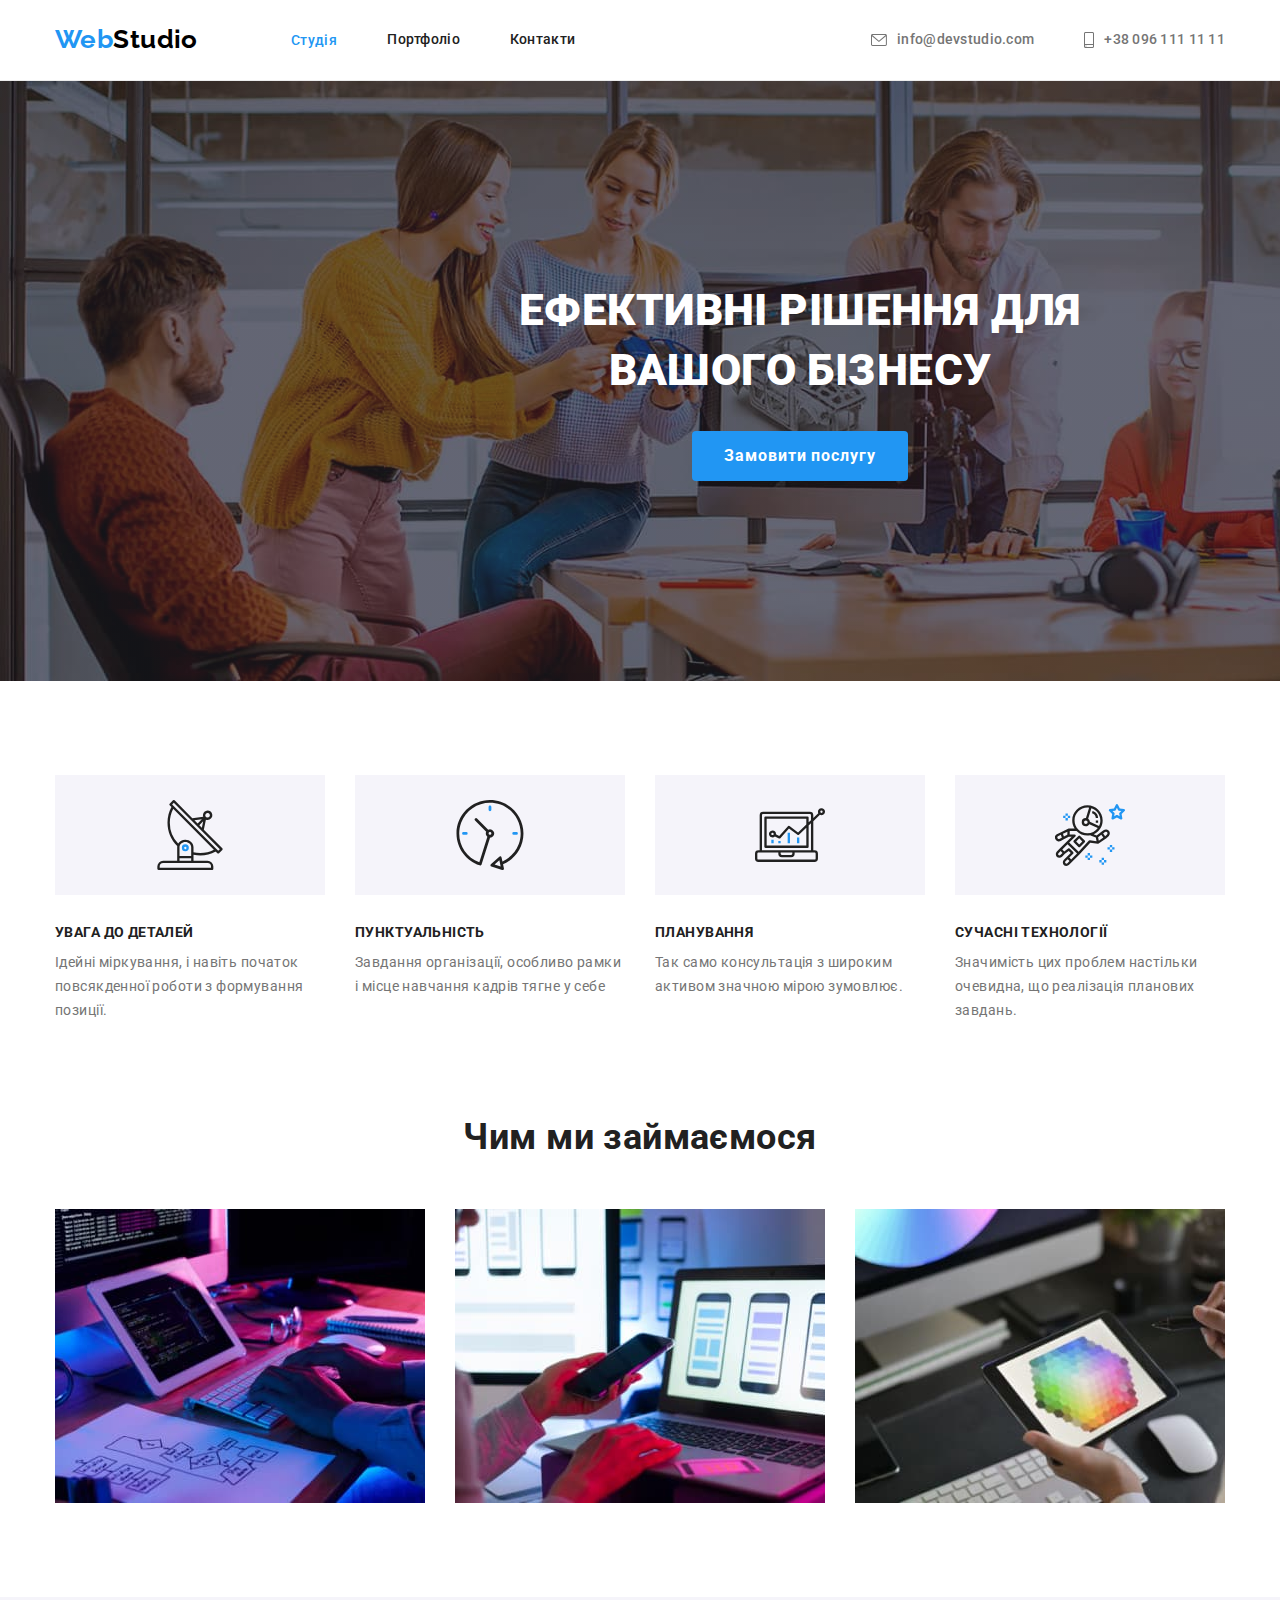
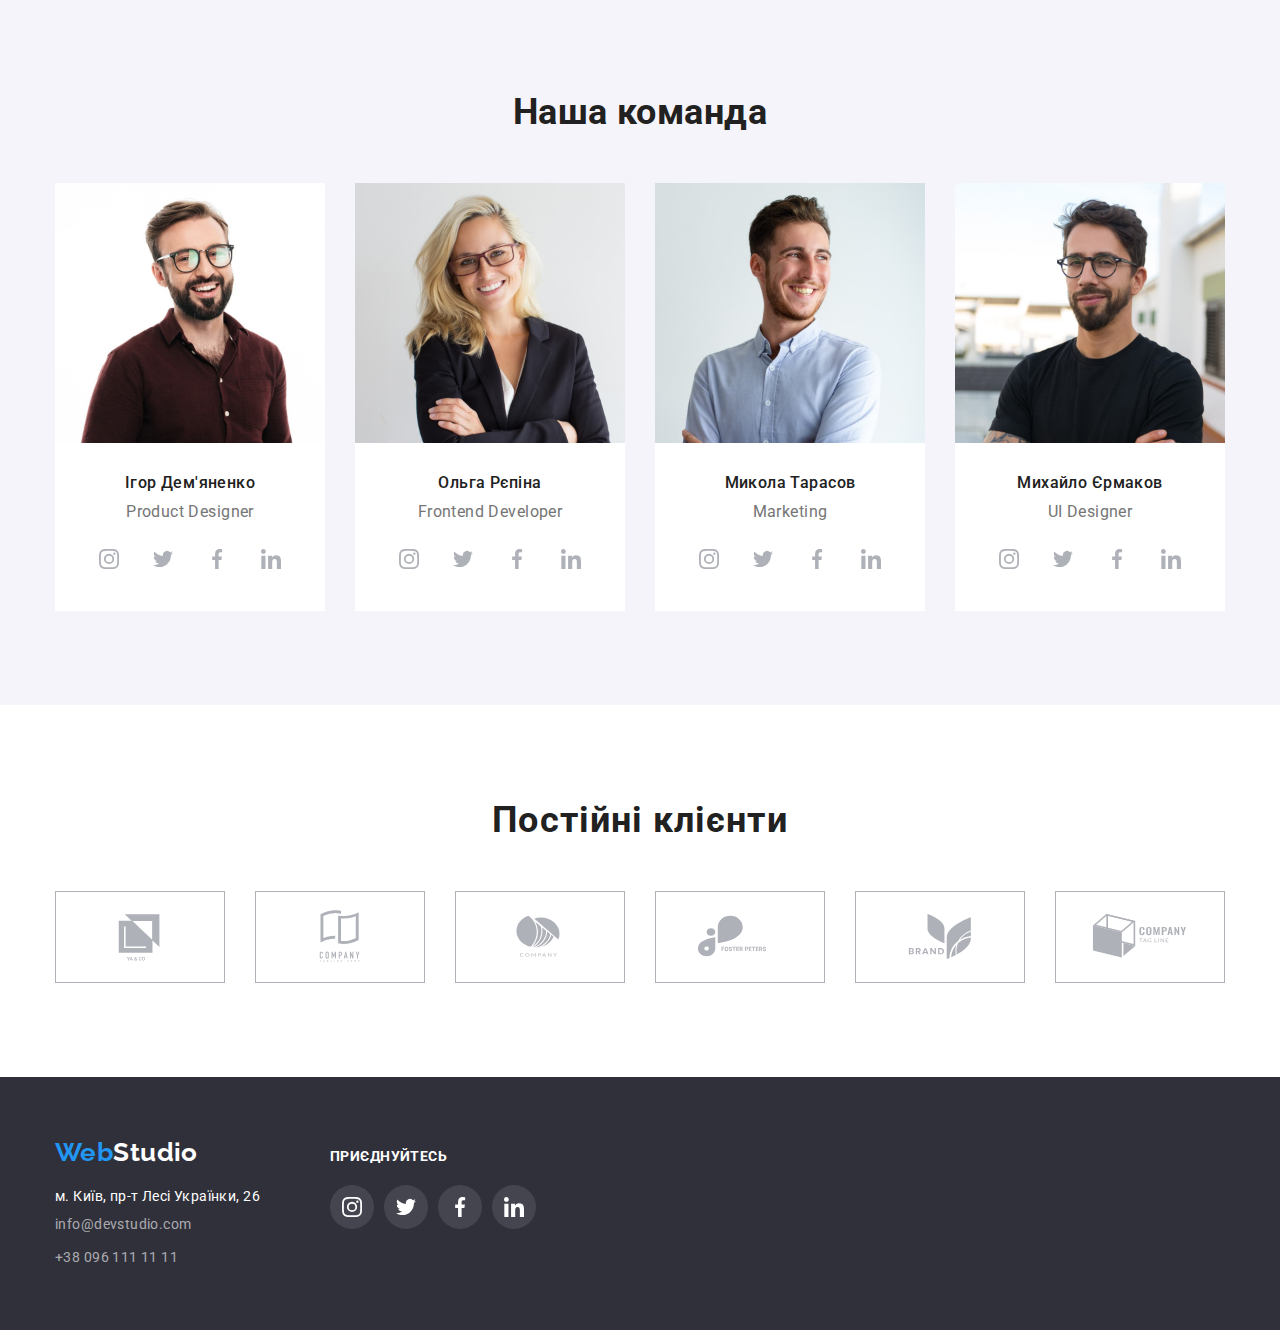
<file: index.html>
<!DOCTYPE html>
<html lang="uk">
    <head>
        <meta charset="UTF-8">
        <meta http-equiv="X-UA-Compatible" content="IE=edge">
        <meta name="viewport" content="width=device-width, initial-scale=1.0">
        <title>WebStudio</title>
        <link href="https://fonts.googleapis.com/css2?family=Raleway:wght@700&family=Roboto:wght@400;500;700;900&display=swap" rel="stylesheet">
        <link rel="stylesheet" href="https://cdnjs.cloudflare.com/ajax/libs/modern-normalize/1.1.0/modern-normalize.min.css">
        <link rel="stylesheet" href="./css/styles.css">
    </head>
    <body>
            <header class="page-header">
                <div class="conteiner flex-conteiner">
                    <nav class="flex-conteiner">
                            <a href="./index.html" class="logo">Web<span class="part-logo">Studio</span></a>
                            <ul class="site-nav flex-conteiner">
                                <li><a href="./index.html"class="link-current">Студія</a></li>
                                <li><a href="./portfolio.html"class="link">Портфоліо</a></li>
                                <li><a href="#"class="link">Контакти</a></li>
                            </ul>
                    </nav>         
                    <ul class="auth-nav flex-conteiner">
                            <li class="otstup">
                                <a href="mailto:info@devstudio.com" class="auth-nav-cont">
                                 <svg class="icon-svg" width="16" height="12">
                                    <use href="./images/sprite.svg#icon-email"></use>
                                 </svg>
                                info@devstudio.com
                                </a>
                            </li>
                            <li class="otstup">
                                <a href="tel:+380961111111"class="auth-nav-cont">
                                    <svg class="icon-svg" width="10" height="16">
                                        <use href="./images/spr-tel.svg#icon-smartphone-2"></use>
                                    </svg>
                                +38 096 111 11 11
                                </a>
                            </li>
                    </ul>                       
                </div>                            
            </header>
    <main>
        <!--Hero section-->
        <section class="section-hero">
            <div class="conteiner">
                <h1 class="section-main">Ефективні рішення для вашого бізнесу</h1>
            <button type="button" class="button"> Замовити послугу</button>
            </div>         
        </section>
        <section class="section-perevag">
            <div class="conteiner" > 
                <h2 class="visually-hidden"> Переваги </h2>
              <ul class="flex-conteineri">
                <li class="card-perevag">
                    <div class="perevagu-card">
                        <svg  width="70" height="70">
                            <use href="./images/sprite-perevag.svg#icon-antenna"></use>
                         </svg>

                    </div>
                    <h3 class="section-tit">Увага до деталей</h3>
                    <p class="paragraf-perevag">Ідейні міркування, і навіть початок повсякденної роботи з формування позиції.</p> 
                </li>
                <li class="card-perevag">
                    <div class="perevagu-card">
                        <svg  width="70" height="70">
                            <use href="./images/sprite-perevag.svg#icon-clock"></use>
                        </svg>

                    </div>
                    <h3 class="section-tit">Пунктуальність</h3>
                    <p class="paragraf-perevag">Завдання організації, особливо рамки і місце навчання кадрів тягне у себе</p>
                </li>
                <li class="card-perevag">
                        <div class="perevagu-card">                    
                            <svg  width="70" height="70">
                                <use href="./images/sprite-perevag.svg#icon-diagram"></use>
                             </svg>

                        </div>
                    <h3 class="section-tit">Планування</h3>
                    <p class="paragraf-perevag">Так само консультація з широким активом значною мірою зумовлює.</p>
                </li>
                <li class="card-perevag">
                    <div class="perevagu-card">
                        <svg  width="70" height="70">
                            <use href="./images/sprite-perevag.svg#icon-astronaut"></use>
                         </svg>

                    </div>
                    <h3 class="section-tit">Сучасні технології</h3>
                    <p class="paragraf-perevag">Значимість цих проблем настільки очевидна, що реалізація планових завдань.</p>
                </li>
              </ul>
            </div>       
        </section>
        <section class="section-robota">
            <div class="conteiner">
                <h2 class="section-title">Чим ми займаємося</h2>
            <ul class="cont-robota">
                <li class="item-robota">
                    <img src="./images/boxone.jpg" width="370" height="294" alt="планшет з зображенням коду на екрані та клавіатура">
                </li>
                <li class="item-robota">
                    <img src="./images/boxtwo.jpg" width="370" height="294" alt="кольорова картинка зображена на планшенті">
                </li>
                <li class="item-robota">
                    <img src="./images/boxthree.jpg" width="370" height="294" alt="картинка з телефоном в руках і ноутбук">
                </li>
            </ul>
            </div>          
        </section>
        <section class="section-comanda">
            <div class="conteiner">
                <h2 class="section-title">Наша команда</h2>
            <ul class="conteiner-comand">
                <li class="color">
                    <img src="./images/worker1.jpg" width="270" height="260" alt="фото чоловіка в коричневій сорочці">
                    <div class="worker">
                        <h3 class="section-titl">Ігор Дем'яненко</h3>
                        <p class="texto">Product Designer</p>
                        <ul class="comanda-soc">
                            <li>
                                <a href="" class="comanda-item">
                                   <svg  width="20" height="20" class="comand-icon">
                                <use href="./images/sprite.svg#icon-instagram"></use>
                                   </svg>
                                </a>
                            </li>
                            <li>
                                <a href="" class="comanda-item">
                                    <svg  width="20" height="20" class="comand-icon">
                                    <use href="./images/sprite.svg#icon-twitter"></use>
                                    </svg>
                                </a>    
                            </li>
                            <li>
                                <a href="" class="comanda-item">
                                     <svg  width="20" height="20" class="comand-icon">
                                    <use href="./images/sprite.svg#icon-facebook"></use>
                                     </svg>
                                </a>
                            </li>
                            <li>
                                <a href="" class="comanda-item">
                                    <svg  width="20" height="20" class="comand-icon">
                                <use href="./images/sprite.svg#icon-linkedin"></use>
                                    </svg>
                                </a>

                            </li>
                        </ul>
                    </div>
                </li>
                <li class="color">
                    <img src="./images/worker2.jpg" width="270" height="260" alt="фото жінки з білявим волоссям">
                    
                    <div class="worker">
                        <h3 class="section-titl">Ольга Рєпіна</h3>
                        <p class="texto">Frontend Developer</p>
                        <ul class="comanda-soc">
                            <li>
                                <a href="" class="comanda-item">
                                <svg  width="20" height="20" class="comand-icon">
                                <use href="./images/sprite.svg#icon-instagram"></use>
                             </svg>
                            </a>
                            </li>
                            <li>
                                <a href="" class="comanda-item">
                                <svg  width="20" height="20" class="comand-icon">
                                    <use href="./images/sprite.svg#icon-twitter"></use>
                                 </svg>
                                </a>
                            </li>
                            <li>
                                <a href="" class="comanda-item">
                                <svg  width="20" height="20" class="comand-icon">
                                    <use href="./images/sprite.svg#icon-facebook"></use>
                                 </svg>
                                </a>
                            </li>
                            <li>
                                <a href="" class="comanda-item">
                                <svg  width="20" height="20" class="comand-icon">
                                <use href="./images/sprite.svg#icon-linkedin"></use>
                             </svg>
                               </a>
                            </li>
                        </ul>
                    </div>
                    
                </li>
                <li class="color">
                    <img src="./images/worker3.jpg" width="270" height="260" alt="фото чоловіка в блакитній сорочці ">
                    <div class="worker">
                        <h3 class="section-titl">Микола Тарасов</h3>
                        <p class="texto">Marketing</p>
                        <ul class="comanda-soc">
                            <li>
                                <a href="" class="comanda-item">
                                <svg  width="20" height="20" class="comand-icon">
                                <use href="./images/sprite.svg#icon-instagram"></use>
                             </svg>
                            </a>
                            </li>
                            <li>
                                <a href="" class="comanda-item">
                                <svg  width="20" height="20" class="comand-icon">
                                    <use href="./images/sprite.svg#icon-twitter"></use>
                                 </svg>
                                </a>
                            </li>
                            <li>
                                <a href="" class="comanda-item">
                                <svg  width="20" height="20" class="comand-icon">
                                    <use href="./images/sprite.svg#icon-facebook"></use>
                                 </svg>
                                </a>
                            </li>
                            <li>
                                <a href="" class="comanda-item">
                                <svg  width="20" height="20" class="comand-icon">
                                <use href="./images/sprite.svg#icon-linkedin"></use>
                             </svg>
                            </a>
                            </li>
                        </ul>
                    
                    </div>
                    
                </li>
                <li class="color">
                    <img src="./images/worker4.jpg" width="270" height="260" alt="фото чоловіка в чорній футболці">
                    <div class="worker">
                        <h3 class="section-titl">Михайло Єрмаков</h3>
                        <p class="texto">UI Designer</p>
                        <ul class="comanda-soc">
                            <li>
                                <a href="" class="comanda-item">
                                <svg  width="20" height="20" class="comand-icon">
                                <use href="./images/sprite.svg#icon-instagram"></use>
                             </svg>
                            </a>
                            </li>
                            <li>
                                <a href="" class="comanda-item">
                                <svg  width="20" height="20" class="comand-icon">
                                    <use href="./images/sprite.svg#icon-twitter"></use>
                                 </svg>
                                </a>
                            </li>
                            <li>
                                <a href="" class="comanda-item">
                                <svg  width="20" height="20" class="comand-icon">
                                    <use href="./images/sprite.svg#icon-facebook"></use>
                                 </svg>
                                </a>
                            </li>
                            <li>
                                <a href="" class="comanda-item">
                                <svg  width="20" height="20" class="comand-icon">
                                <use href="./images/sprite.svg#icon-linkedin"></use>
                             </svg>
                            </a>
                            </li>
                        </ul>
                
                    </div>
                    
                </li>
            </ul>
            </div>       
        </section>
        <section class="post-client">
            <div class="conteiner">
            <h2 class="client-h">Постійні клієнти</h2>
            <ul class="spusok-client">
                <li class="client-card">
                    <a href="#" class="client-logo">
                        <svg  width="106" height="60" class="logo-icon">
                             <use href="./images/sprite-logo.svg#icon-Logo-1"></use> -->
                         </svg>
                    </a>
                </li>
                <li class="client-card">
                    <a href="#" class="client-logo">
                        <svg  width="106" height="60" class="logo-icon">
                            <use href="./images/sprite-logo.svg#icon-Logo-2"></use>
                         </svg>
                    </a>
                </li>
                <li class="client-card">
                    <a href="#" class="client-logo">
                        <svg  width="106" height="60" class="logo-icon">
                            <use href="./images/sprite-logo.svg#icon-Logo-3"></use>
                         </svg>
                    </a>
                </li>
                <li class="client-card">
                    <a href="#" class="client-logo">
                        <svg  width="106" height="60" class="logo-icon">
                            <use href="./images/sprite-logo.svg#icon-Logo-4"></use>
                         </svg>
                    </a>
                </li>
                <li class="client-card">
                    <a href="#" class="client-logo">
                        <svg  width="106" height="60" class="logo-icon">
                            <use href="./images/sprite-logo.svg#icon-Logo-5"></use>
                         </svg> 
                    </a>
                </li>
                <li class="client-card">
                    <a href="#" class="client-logo">
                        <svg  width="106" height="60" class="logo-icon">
                            <use href="./images/sprite-logo.svg#icon-Logo-6"></use>
                         </svg>
                    </a>
                </li>
            </ul>
            </div>

        </section>
    </main>
    <footer class="footer">
        <div class="conteiner conteiner-footer">
            <div>
                <a href="./index.html" class="logo-footer">Web<span class="part-logofut">Studio</span></a>
        <address class="address">
            <ul>
                <li class="item-footer">
                    <a href="https://goo.gl/maps/p263mdYWTWHSH7VWA" target="_blank" rel="noopener noreferrer nofollow" class="footcontadres"> м. Київ, пр-т Лесі Українки, 26</a>
                </li>
                <li class="item-footer">
                    <a href="mailto:info@devstudio.com" class="footcont">info@devstudio.com</a>
                </li>
                <li class="item-footer">
                    <a href="tel:+380961111111" class="footcont">+38 096 111 11 11</a>
                </li>
            </ul>
        </address>
            </div>
            
        <div class="pried">
            <p class="fotter-add"> Приєднуйтесь </p>
            <ul class="comanda-soc">
                <li>
                    <a href="" class="footer-link">
                       <svg  width="20" height="20" class="footer-icon">
                          <use href="./images/sprite.svg#icon-instagram"></use>
                       </svg>
                    </a>   
                </li>
                <li>
                    <a href="" class="footer-link">
                       <svg  width="20" height="20" class="footer-icon">
                        <use href="./images/sprite.svg#icon-twitter"></use>
                       </svg>
                    </a>
                </li>
                <li>
                    <a href="" class="footer-link" >
                        <svg  width="20" height="20" class="footer-icon">
                        <use href="./images/sprite.svg#icon-facebook"></use>
                        </svg>
                    </a>
                </li>
                <li>
                    <a href="" class="footer-link">
                       <svg  width="20" height="20" class="footer-icon">
                    <use href="./images/sprite.svg#icon-linkedin"></use>
                       </svg>
                    </a>
                </li>
            </ul>

        </div>
        </div> 
        
    </footer>

</body>
</html>
</file>
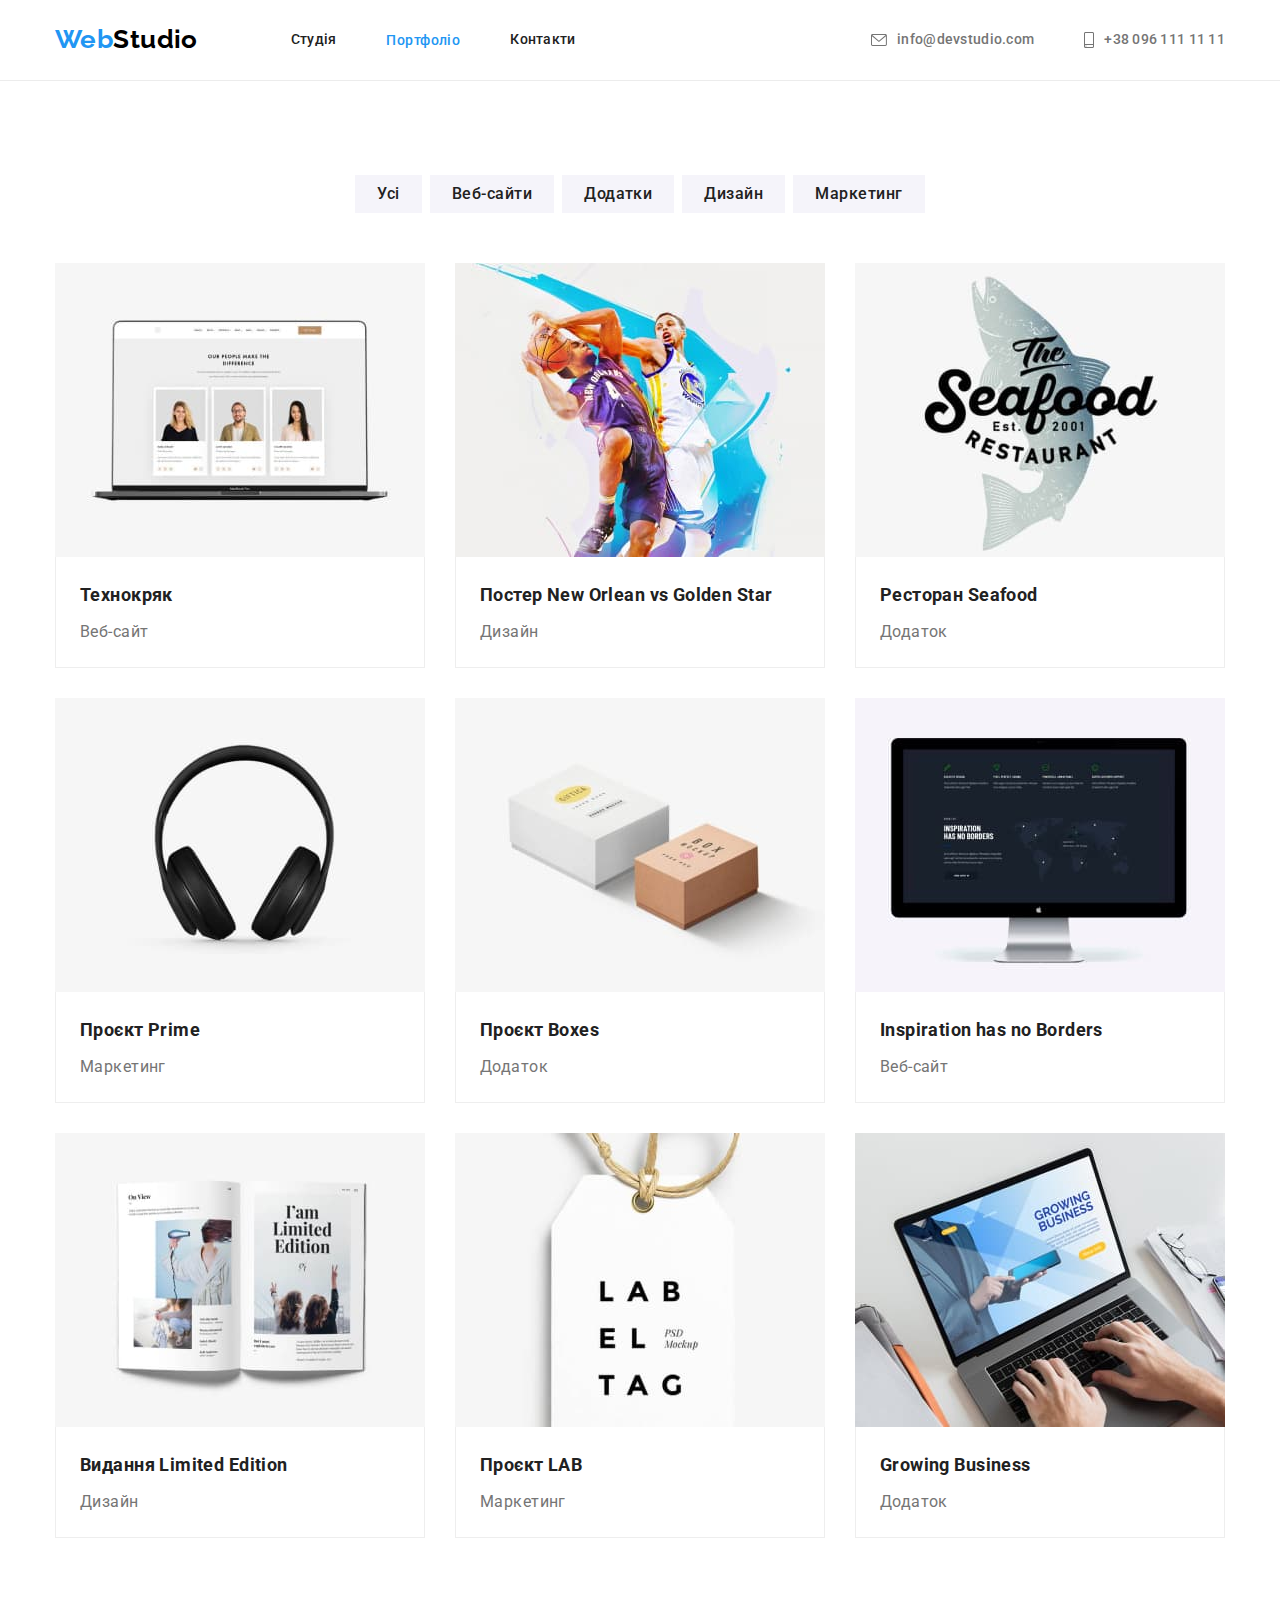
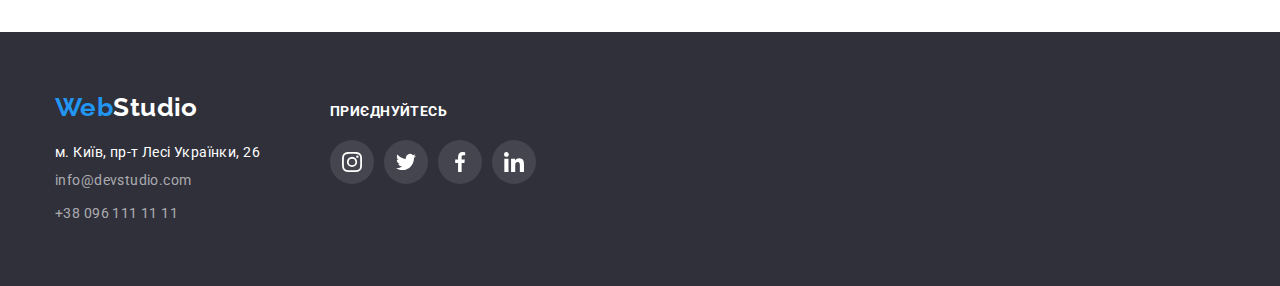
<file: portfolio.html>
<!DOCTYPE html>
<html lang="uk">
    <head>
        <meta charset="UTF-8">
        <meta http-equiv="X-UA-Compatible" content="IE=edge">
        <meta name="viewport" content="width=device-width, initial-scale=1.0">
        <title>Portfolio</title>
        <link href="https://fonts.googleapis.com/css2?family=Raleway:wght@700&family=Roboto:wght@400;500;700;900&display=swap" rel="stylesheet">
        <link rel="stylesheet" href="https://cdnjs.cloudflare.com/ajax/libs/modern-normalize/1.1.0/modern-normalize.min.css">
        <link rel="stylesheet" href="./css/styles.css">
    </head>
    <body>
        <header class="page-header">
            <div class="conteiner flex-conteiner">
                <nav class="flex-conteiner">
                        <a href="./index.html" class="logo">Web<span class="part-logo">Studio</span></a>
                        <ul class="site-nav flex-conteiner">
                            <li><a href="./index.html"class="link">Студія</a></li>
                            <li><a href="./portfolio.html"class="link-current">Портфоліо</a></li>
                            <li><a href="#"class="link">Контакти</a></li>
                        </ul>
                </nav>         
                <ul class="auth-nav flex-conteiner">
                        <li class="otstup">
                            <a href="mailto:info@devstudio.com" class="auth-nav-cont">
                             <svg class="icon-svg" width="16" height="12">
                                <use href="./images/sprite.svg#icon-email"></use>
                             </svg>
                            info@devstudio.com
                            </a>
                        </li>
                        <li class="otstup">
                            <a href="tel:+380961111111"class="auth-nav-cont">
                                <svg class="icon-svg" width="10" height="16">
                                    <use href="./images/spr-tel.svg#icon-smartphone-2"></use>
                                </svg>
                            +38 096 111 11 11
                            </a>
                        </li>
                </ul>                       
            </div>                            
        </header>
    <main>
        <section class="sectport">
            <div class="conteiner">
                <h1 class="visually-hidden">Портфоліо</h1>
            <ul class="conteiner-knopki">
                <li class="item-knopka"><button type="button" class="butt"> Усі</button></li>
                <li class="item-knopka"><button type="button" class="butt"> Веб-сайти</button></li>
                <li class="item-knopka"><button type="button" class="butt"> Додатки</button></li>
                <li class="item-knopka"><button type="button" class="butt"> Дизайн</button></li>
                <li class="item-knopka"><button type="button" class="butt"> Маркетинг</button></li>
            </ul>
            
            <ul class="cart-set">
                <li class="item-portfolio">
                    <a href="" class="tin">
                    <img src="./images/portfolio1.jpg" width="370" height="294" alt="фото чоловіка в коричневій сорочці">
                    <div class="conteiner-border">
                        <h2 class="sectport-title">Технокряк</h2>
                        <p class="text">Веб-сайт</p>
                    </div>
                    </a>
                </li>
                <li class="item-portfolio">
                    <a href="" class="tin">
                    <img src="./images/portfolio2.jpg" width="370" height="294" alt="фото чоловіка в коричневій сорочці">
                    <div class="conteiner-border">
                        <h2 class="sectport-title">Постер New Orlean vs Golden Star</h2>
                        <p class="text">Дизайн</p>
                    </div>                  
                    </a>
                </li>
                <li class="item-portfolio">
                    <a href="" class="tin">
                    <img src="./images/portfolio3.jpg" width="370" height="294" alt="фото чоловіка в коричневій сорочці">
                    <div class="conteiner-border">
                        <h2 class="sectport-title">Ресторан Seafood</h2>
                        <p class="text">Додаток</p>
                    </div>
                    </a>
                </li>
                <li class="item-portfolio">
                    <a href="" class="tin">
                    <img src="./images/portfolio4.jpg" width="370" height="294" alt="фото чоловіка в коричневій сорочці">
                    <div class="conteiner-border">
                        <h2 class="sectport-title">Проєкт Prime</h2>
                        <p class="text">Маркетинг</p>
                    </div>
                    </a>
                </li>
                <li class="item-portfolio">
                    <a href="" class="tin">
                    <img src="./images/portfolio5.jpg" width="370" height="294" alt="фото чоловіка в коричневій сорочці">
                    <div class="conteiner-border">
                        <h2 class="sectport-title">Проєкт Boxes</h2>
                        <p class="text">Додаток</p>
                    </div>                   
                    </a>
                </li>
                <li class="item-portfolio">
                    <a href="" class="tin">
                    <img src="./images/portfolio6.jpg" width="370" height="294" alt="фото чоловіка в коричневій сорочці">
                    <div class="conteiner-border">
                        <h2 class="sectport-title">Inspiration has no Borders</h2>
                        <p class="text">Веб-сайт</p>
                    </div>
                    </a>
                </li>
                <li class="item-portfolio">
                    <a href="" class="tin">
                    <img src="./images/portfolio7.jpg" width="370" height="294" alt="фото чоловіка в коричневій сорочці">
                    <div class="conteiner-border">
                        <h2 class="sectport-title">Видання Limited Edition</h2>
                        <p class="text">Дизайн</p>
                    </div>
                    </a>
                </li>
                <li class="item-portfolio">
                    <a href="" class="tin">
                    <img src="./images/portfolio8.jpg" width="370" height="294" alt="фото чоловіка в коричневій сорочці">
                    <div class="conteiner-border">
                        <h2 class="sectport-title">Проєкт LAB</h2>
                        <p class="text">Маркетинг</p>
                    </div>
                    </a>
                </li>
                <li class="item-portfolio">
                    <a href="" class="tin">
                    <img src="./images/portfolio9.jpg" width="370" height="294" alt="фото чоловіка в коричневій сорочці">
                    <div class="conteiner-border">
                        <h2 class="sectport-title">Growing Business</h2>
                        <p class="text">Додаток</p>
                    </div> 
                    </a>
                </li>
                
            </ul>
            </div>         
        </section>
    </main>
    <footer class="footer">
        <div class="conteiner conteiner-footer">
            <div>
                <a href="./index.html" class="logo-footer">Web<span class="part-logofut">Studio</span></a>
        <address class="address">
            <ul>
                <li class="item-footer">
                    <a href="https://goo.gl/maps/p263mdYWTWHSH7VWA" target="_blank" rel="noopener noreferrer nofollow" class="footcontadres"> м. Київ, пр-т Лесі Українки, 26</a>
                </li>
                <li class="item-footer">
                    <a href="mailto:info@devstudio.com" class="footcont">info@devstudio.com</a>
                </li>
                <li class="item-footer">
                    <a href="tel:+380961111111" class="footcont">+38 096 111 11 11</a>
                </li>
            </ul>
        </address>
            </div>
            
        <div class="pried">
            <p class="fotter-add"> Приєднуйтесь </p>
            <ul class="comanda-soc">
                <li>
                    <a href="" class="footer-link">
                       <svg  width="20" height="20" class="footer-icon">
                          <use href="./images/sprite.svg#icon-instagram"></use>
                       </svg>
                    </a>   
                </li>
                <li>
                    <a href="" class="footer-link">
                       <svg  width="20" height="20" class="footer-icon">
                        <use href="./images/sprite.svg#icon-twitter"></use>
                       </svg>
                    </a>
                </li>
                <li>
                    <a href="" class="footer-link" >
                        <svg  width="20" height="20" class="footer-icon">
                        <use href="./images/sprite.svg#icon-facebook"></use>
                        </svg>
                    </a>
                </li>
                <li>
                    <a href="" class="footer-link">
                       <svg  width="20" height="20" class="footer-icon">
                    <use href="./images/sprite.svg#icon-linkedin"></use>
                       </svg>
                    </a>
                </li>
            </ul>

        </div>
        </div> 
        
    </footer>

</body>
</html>
</file>
<file: css/styles.css>
:root{
    --primery-text-color: #757575 ;
    --title-text-color: #212121 ;
    --second-text: #000000;
    --tres-text: #FFFFFF;
    --accent-color: #2196F3 ;
    --secondary-backgraund: #2196F3 ;
    --dcg-color: #fff ;
    --bcg-fon: #2F303A ;
    --bcg-grey: #F5F4FA;
    
}
a{
    text-decoration: none;
}
p, h1, h2, h3, h4, h5, h6 {
    margin: 0;
}

ul {
margin: 0;
padding: 0;
}
  
 img {
    display: block;
    max-width: 100%;}

body{
    color: var(--primery-text-color) ;
    background-color: var(--tres-text);
    font-family: 'Roboto', sans-serif;
    font-size: 14px;
    letter-spacing: 0.03em;
}
ul{
    list-style: none;
}

/* Header */

.conteiner{
    
    margin-left: auto;
    margin-right: auto;
    width: 1200px;
    padding-left: 15px;
    padding-right: 15px; 
}

.page-header{
    border-bottom:1px solid #ececec; ;
    
}
.flex-conteiner{
    display: flex;
    align-items: center;
   
}


.site-nav{
    margin-left: 93px;  
}

.logo{
    display: inline-block;
    padding-top: 24px;
    padding-bottom: 24px;
    color:var(--accent-color) ;
    font-family: 'Raleway', sans-serif;
    font-weight: 700;
    font-size: 26px;
    line-height: 1.2;
    }

.link-current{
    display: block;
    padding-top: 32px;
    padding-bottom: 32px;

    color: var(--accent-color);
    font-family: 'Roboto';
    font-weight: 500;
    
}
.part-logo{
    
    color:var(--second-text) ;
    font-family: 'Raleway', sans-serif;
    font-weight: 700;
    font-size: 26px;
    line-height: 1.2;
}
.site-nav .link{
    display: block;
    padding-top: 32px;
    padding-bottom: 32px;

    color: var(--title-text-color) ;
    font-family: 'Roboto';
    font-weight: 500;
    font-size: 14px;
    line-height: 1.14;
    letter-spacing: 0.02em;
}
.site-nav{
    display: flex;
}
 .site-nav li:not(:first-child){
    margin-left: 50px; 
} 

.site-nav .link:hover, 
.site-nav .link:focus{
    color: var(--accent-color);
} 
.auth-nav{
    display: flex;
    margin: 0;
    padding: 0;
    margin-left: auto;
}
.otstup:not(:last-child){
    margin-right: 50px;
}


.auth-nav-cont{
   display: flex;
   align-items: center;
    padding-top: 32px;
    padding-bottom: 32px;
    color: var(--primery-text-color);
    font-family: 'Roboto';
    font-weight: 500;
    font-size: 14px;
    line-height: 1.14;
    letter-spacing: 0.02em;
}
.auth-nav-cont:hover,
.auth-nav-cont:focus{
    color: var(--accent-color);

}

/* Hero */
.section-hero{
    display: flex;
    font-family: 'Roboto';
    background-image: linear-gradient(rgba(47, 48, 58, 0.4) , rgba(47, 48, 58, 0.4)), url(../images/Img\ hero.jpg) ;
    background-repeat: no-repeat;
    background-size: cover;
    background-position: 100%;
    text-align: center;
    padding-top: 200px;
    padding-bottom: 200px;
    width: 1600px;
    height: 600px;
    margin: 0 auto;
    
}
.section-main{
    max-width: 696px;
    margin: auto;
    margin-top: 0;
    margin-bottom: 30px;
    color: var(--tres-text) ;
    text-transform: uppercase;
    font-weight: 900;
    font-size: 44px;
    text-align: center;
    line-height: 1.36;
}
/* кнопка */
.button{
    border: none;
    border-radius: 4px;
    padding: 10px 32px;
    color: var(--tres-text) ;
    background-color: var(--accent-color);
    font-family: inherit;
    font-weight: 700;
    font-size: 16px;
    line-height: 1.88;
    letter-spacing: 0.06em;
    cursor: pointer;

}
.button:hover,
.button:focus{
    background-color: #188CE8;
}
/* Perevagu */
.paragraf-perevag{
    line-height: 1.7;
}
.section-perevag{
    background-color:var(--dcg-color) ;
    padding-top: 0;
    margin-top: 0;
    padding-top: 94px;
    padding-bottom: 94px;
}
.section-perevag{
    display: flex;
}
.flex-conteineri {
    display: flex;
    flex-wrap: wrap;
   
}
.card-perevag:not(:last-child) {
    
    margin-right: 30px;
}
.card-perevag{
flex-basis: calc(100% / 4 - 30px);}

/* скрыть заголовок */
.visually-hidden {
    position: absolute;
    width: 1px;
    height: 1px;
    margin: -1px;
    border: 0;
    padding: 0;
    
    white-space: nowrap;
    clip-path: inset(100%);
    clip: rect(0 0 0 0);
    overflow: hidden;
  }
.section-tit{
    margin-bottom: 10px;
    width: 270px;
    
    color: var(--title-text-color) ;
    text-transform: uppercase ;
    font-weight: 700;
    font-size: 14px;
    line-height: 1.14;
}
/* What are we doing& */
.section-robota{
    background-color: var(--dcg-color);
    padding-bottom: 94px;
    }
.cont-robota{
    display: flex;
    flex-wrap: wrap;
    margin-right: -30px;
    
}
.item-robota:not(:last-child) {
    flex-basis: calc(100% / 3 - 30px);
    margin-right:30px;
}

/* Comanda */
.section-comanda{
    background-color: var(--bcg-grey) ;
    padding-top: 94px;
    padding-bottom: 94px;
}

.color{
    background-color: var(--dcg-color);
    flex-basis: calc(100% / 4 - 30px);
    /* margin-right: 30px; */

}
.color:not(:last-child) {
    margin-right: 30px;
}

.texto{

    font-size: 16px;
    line-height: 1.19;
    text-align: center;
    
}
.worker{
    padding-top: 30px;
    padding-bottom: 30px;
}
.section-title{
    margin-bottom: 50px;
    color: var(--title-text-color);
    font-family: 'Roboto';
    font-weight: 700;
    font-size: 36px;
    line-height: 1.17;
    text-align: center;
}
.cont-robota{
    display: flex;
}
.conteiner-comand{
    display: flex;
    flex-wrap: wrap;
    margin-right: -30px;

}

.section-titl{
    text-align: center;
    color: var(--title-text-color);
    font-weight: 500;
    font-size: 16px;
    line-height: 1.19;
    margin-bottom: 10px;
}

/* Footer */
.footer{
    background-color: var(--bcg-fon);
    padding-top: 60px;
    padding-bottom: 60px;
    
}
.part-logofut{
    color: var(--tres-text);
}
.address{
    font-style: normal;
}

.footcont{
    
    color: rgba(255, 255, 255, 0.6);
     font-weight: 400;
     font-size: 14px;
     line-height: 1.71;
     letter-spacing: 0.03em;
}
.footcontadres{
    color: var(--tres-text);
}
.footcontadres:hover,
.footcontadres:focus{
    color: var(--accent-color);
}

.footcont:hover,
.footcont:focus{
    color: var(--accent-color);
}
    

/* Портфолио */
.sectport{
    padding: 94px 0;
}
.sectport-title{
    color: var(--title-text-color);
    font-weight: 700;
    font-size: 18px;
    line-height: 2;
     margin-bottom: 4px; 
}

.butt{
    border: none;
    padding: 6px 22px;
    color: var(--title-text-color);
    background-color: #F5F4FA;
     font-family: 'Roboto';
     font-weight: 500;
     font-size: 16px;
     line-height: 1.63;
     text-align: center;
     letter-spacing: 0.03em;
     cursor: pointer;
}
.butt:hover,
.butt:focus{
    color: var(--tres-text);
    background-color:var(--accent-color)

}
.text{
    color: var(--primery-text-color);
    font-size: 16px;
    line-height: 1.88;
}

.conteiner-knopki{
    display: flex;
    justify-content: center;
    margin-bottom: 50px;
    gap: 8px;
}
a{
    color: #212121;
}
.cart-set{
    display: flex;
    flex-wrap: wrap;
    list-style: none;
    margin-left: -30px;
    margin-top: -30px;
}
.item-portfolio{
    
    flex-basis: calc(100% / 3 - 30px);
    margin-left: 30px;
    margin-top: 30px;
}
.conteiner-border{
    padding: 20px 24px;
    border: 1px solid #EEEEEE;
    border-top: none;
}

.logo-footer{
    padding: 0;
    margin-bottom: 20px; 
    display:inline-block;
    
    color:var(--accent-color) ;
    font-family: 'Raleway', sans-serif;
    font-weight: 700;
    font-size: 26px;
    line-height: 1.2;
}
.item-footer:not(:last-child){
    margin-bottom: 9px;
}
/* Home work4 */

.icon-svg:hover, 
.icon-svg:focus { 
    fill: var(--accent-color); 
}

.icon-svg{
    fill: currentColor;
    margin-right: 10px;
}

.perevagu-card{
    display: flex;
    align-items: center;
    justify-content: center;
    background-color: #F5F4FA;
    width: 270px;
    height: 120px;
    margin-bottom: 30px;
}
.comanda-soc{
    display: flex;
    align-items: center;
    justify-content: center;
    gap: 10px;

}
.footer-link{
    display: flex;
    justify-content: center;
    align-items: center;
    width: 44px;
    height: 44px;
    background-color:  rgba(255, 255, 255, 0.1);
    /* border: 1px solid #EEEEEE; */
    border-radius: 50%;
        
}

.footer-link:hover,
.footer-link:focus{
    background-color: var(--accent-color);
}
.footer-icon{
    fill: var(--tres-text);
}
.footer-icon:hover,
.footer-icon:focus{
    fill: var(--dcg-color);
}
.fotter-add{
font-family: 'Roboto';
font-style: normal;
font-weight: 700;
font-size: 14px;
line-height: 1.14;
letter-spacing: 0.03em;
text-transform: uppercase;
color: var(--tres-text);
margin-bottom: 20px;
}
.pried{
    margin-left: 70px;
}
.spusok-client{
    display: flex;
    align-items: center;
    justify-content: center;
}
.client-h{
    margin-bottom: 50px;
    color: var(--title-text-color);
    font-weight: 700;
    font-size: 36px;
    line-height: 1.17;
    text-align: center;
   letter-spacing: 0.03em;
}
.post-client{
    padding-top: 94px;
    padding-bottom: 94px;
}
.tin{
    display: block;
}
.tin:hover,
.tin:focus{
    box-shadow:  0px 4px 4px rgba(0, 0, 0, 0.25);
}
/* .logo-icon{
    fill: currentColor;
} */

 .client-logo{
    display: flex;
    justify-content: center;
    align-items: center;
    /* width: 100%;
    height: 100%; */
    width: 170px;
    height: 92px;
    border: 1px solid #AFB1B8;
    color: #AFB1B8;
    fill:#AFB1B8;
 }
 .client-card:not(:last-child) {
    margin-right: 30px;
 }
 .client-logo:hover,
 .client-logo:focus{
    border-color: var(--accent-color);
    fill: var(--accent-color);
 }
 .conteiner-footer{
    display: flex;
    display: flex;
    align-items: baseline;
 }

 .comanda-item{
    
    display: flex;
    justify-content: center;
    align-items: center;
    width: 44px;
    height: 44px;
    border: 1px solid #EEEEEE;
    border-radius: 50%;
    border-color: rgba(255, 255, 255, 0.1);

}
.comanda-item:hover,
.comanda-item:focus{
    background-color: var(--accent-color);
   
}
.comanda-item:hover .comand-icon,
.comanda-item:focus .comand-icon{
    fill: var(--dcg-color); 
}
.comanda-soc{
        display: flex;
        align-items: center;
        justify-content: center;
        margin-top: 16px;
    }
.comand-icon{
         fill: #AFB1B8;
    }
.comand-icon:hover,
.comand-icon:focus{
          fill: #fff;
    }
</file>
